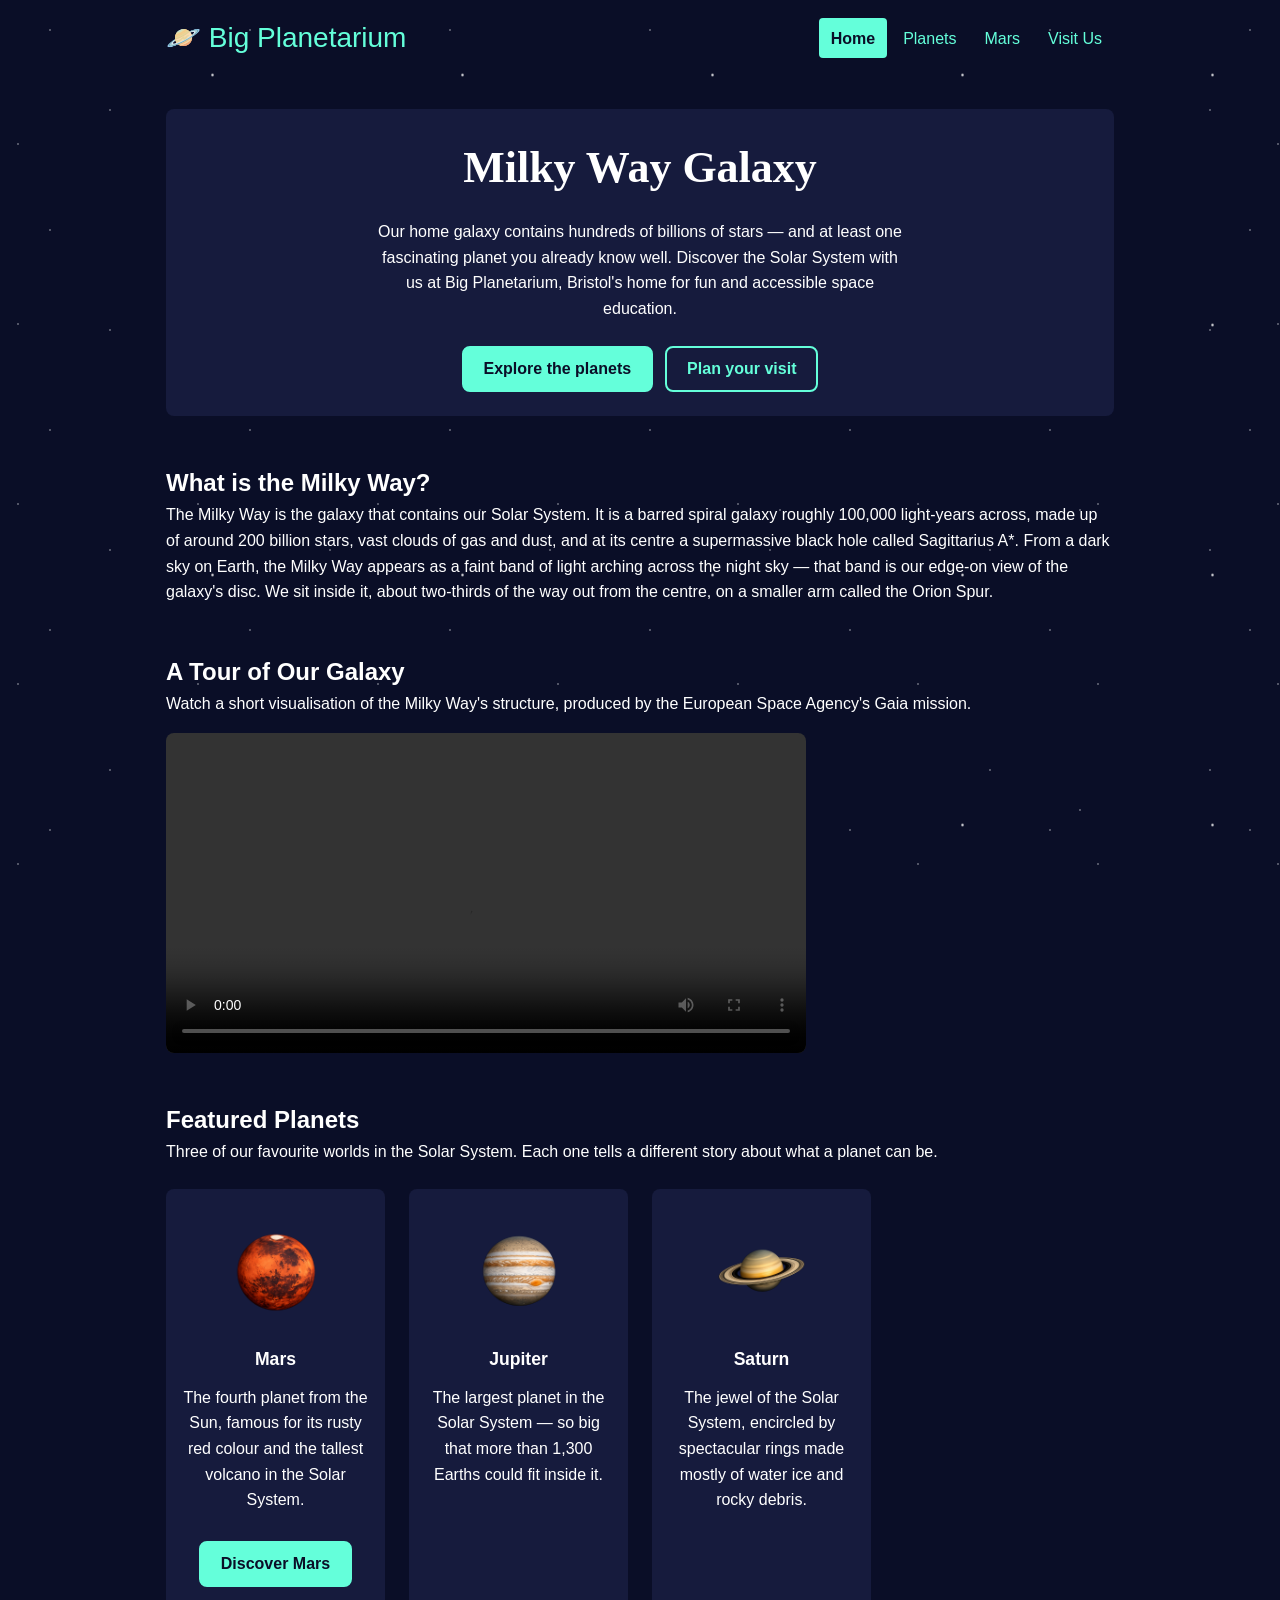
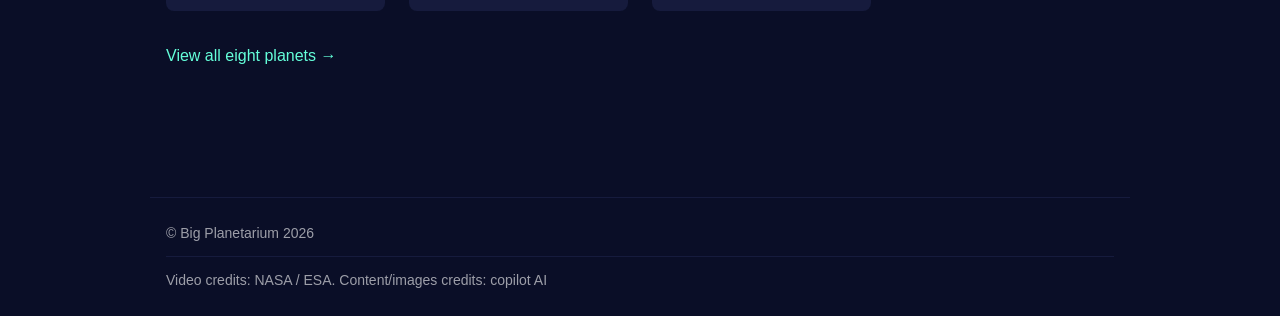
<file: index.html>
<!DOCTYPE html>
<html lang="en">

<head>
    <meta charset="UTF-8">
    <meta name="viewport" content="width=device-width, initial-scale=1.0">
    <meta name="description"
        content="Big Planetarium — Bristol's home for fun and accessible space education. Explore the Milky Way and our Solar System.">
    <title>Big Planetarium — Milky Way Galaxy</title>
    <link rel="stylesheet" href="/assets/css/styles.css">
</head>

<body>

    <header>
        <!-- Skip link: off-screen until focused, lets keyboard users jump past navigation -->
        <a href="#main-content" class="skip-link btn">Skip to main content</a>
        <a href="/" class="brand" aria-label="Big Planetarium — home">🪐 Big Planetarium</a>
        <nav aria-label="Main navigation">
            <ul>
                <li><a href="/index.html" aria-current="page">Home</a></li>
                <li><a href="/planets.html">Planets</a></li>
                <li><a href="/mars.html">Mars</a></li>
                <li><a href="/visit.html">Visit Us</a></li>
            </ul>
        </nav>
    </header>

    <main id="main-content">

        <section class="card hero" aria-labelledby="hero-heading">
            <h1 id="hero-heading">Milky Way Galaxy</h1>
            <p>Our home galaxy contains hundreds of billions of stars — and at least one fascinating
                planet you already know well. Discover the Solar System with us at Big Planetarium,
                Bristol's home for fun and accessible space education.</p>
            <div class="hero-btns">
                <a href="/planets.html" class="btn">Explore the planets</a>
                <a href="/visit.html" class="btn-inverse">Plan your visit</a>
            </div>
        </section>

        <section aria-labelledby="what-is-heading">
            <h2 id="what-is-heading">What is the Milky Way?</h2>
            <p>The Milky Way is the galaxy that contains our Solar System. It is a barred spiral
                galaxy roughly 100,000 light-years across, made up of around 200 billion stars, vast
                clouds of gas and dust, and at its centre a supermassive black hole called
                Sagittarius&nbsp;A*. From a dark sky on Earth, the Milky Way appears as a faint band
                of light arching across the night sky — that band is our edge-on view of the galaxy's
                disc. We sit inside it, about two-thirds of the way out from the centre, on a smaller
                arm called the Orion Spur.</p>
        </section>

        <section aria-labelledby="tour-heading">
            <h2 id="tour-heading">A Tour of Our Galaxy</h2>
            <p>Watch a short visualisation of the Milky Way's structure, produced by the European
                Space Agency's Gaia mission.</p>
            <!-- controls is required for keyboard accessibility; captions are embedded in the file -->
            <video src="/assets/video/milky_way_by_Gaia.mp4" width="640" height="360" controls preload="metadata"
                aria-label="ESA Gaia visualisation of the Milky Way galaxy structure">
                Your browser does not support the video element.
            </video>
        </section>

        <section aria-labelledby="planets-heading">
            <h2 id="planets-heading">Featured Planets</h2>
            <p>Three of our favourite worlds in the Solar System. Each one tells a different story
                about what a planet can be.</p>
            <!-- role="list" restores list semantics in Safari when list-style is removed -->
            <ul class="planet-preview-grid" role="list">
                <li>
                    <img src="/assets/img/mars.png"
                        alt="The planet Mars from space: rust-red surface with darker patches and a white polar ice cap.">
                    <h3>Mars</h3>
                    <p>The fourth planet from the Sun, famous for its rusty red colour and the
                        tallest volcano in the Solar System.</p>
                    <a href="/mars.html" class="btn mt-1">Discover Mars</a>
                </li>
                <li>
                    <img src="/assets/img/jupiter.png"
                        alt="The planet Jupiter: a massive gas giant with cream and orange cloud bands and the Great Red Spot storm.">
                    <h3>Jupiter</h3>
                    <p>The largest planet in the Solar System — so big that more than 1,300 Earths
                        could fit inside it.</p>
                </li>
                <li>
                    <img src="/assets/img/saturn.png"
                        alt="The planet Saturn surrounded by its iconic flat rings made mostly of water ice and rocky debris.">
                    <h3>Saturn</h3>
                    <p>The jewel of the Solar System, encircled by spectacular rings made mostly of
                        water ice and rocky debris.</p>
                </li>
            </ul>
            <p class="mt-2">
                <a href="/planets.html">View all eight planets &rarr;</a>
            </p>
        </section>

    </main>

    <footer>
        &copy; Big Planetarium 2026
        <hr>
        Video credits: NASA / ESA. Content/images credits: copilot AI
    </footer>

    <script src="/assets/js/script.js"></script>

</body>

</html>
</file>
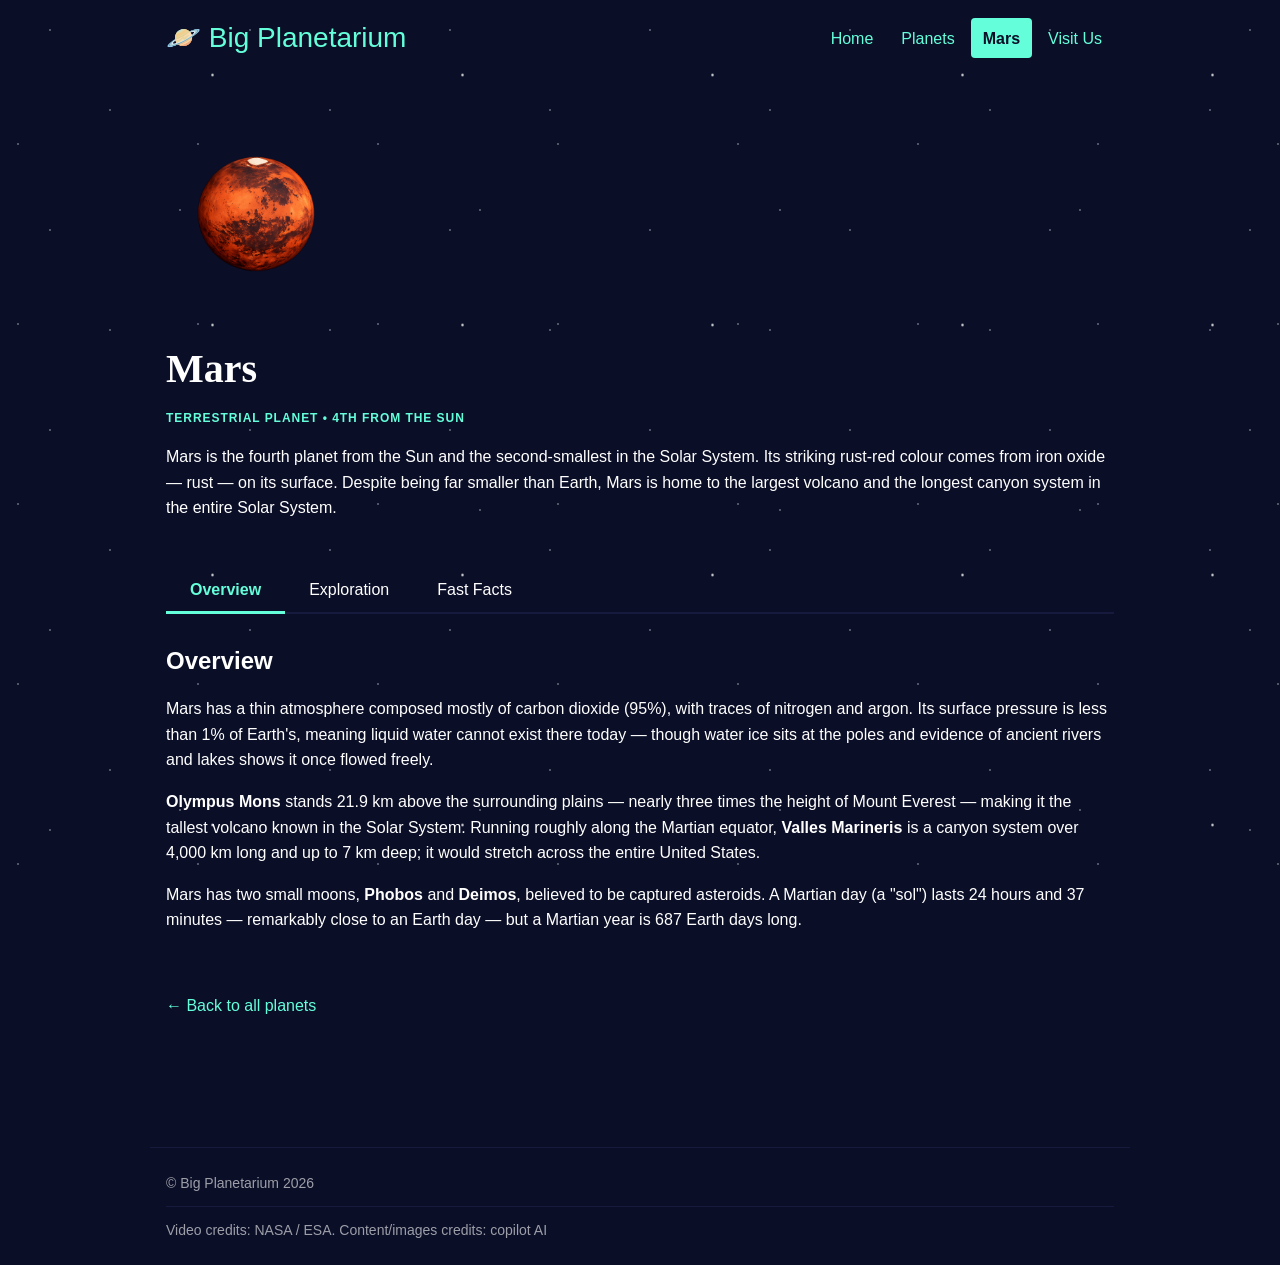
<file: mars.html>
<!DOCTYPE html>
<html lang="en">

<head>
    <meta charset="UTF-8">
    <meta name="viewport" content="width=device-width, initial-scale=1.0">
    <meta name="description"
        content="Discover Mars — the Red Planet. Learn about its geology, atmosphere, moons, and the missions that have explored it.">
    <title>Mars — Big Planetarium</title>
    <link rel="stylesheet" href="/assets/css/styles.css">
</head>

<body>

    <header>
        <a href="#main-content" class="skip-link btn">Skip to main content</a>
        <a href="/" class="brand" aria-label="Big Planetarium — home">🪐 Big Planetarium</a>
        <nav aria-label="Main navigation">
            <ul>
                <li><a href="/index.html">Home</a></li>
                <li><a href="/planets.html">Planets</a></li>
                <li><a href="/mars.html" aria-current="page">Mars</a></li>
                <li><a href="/visit.html">Visit Us</a></li>
            </ul>
        </nav>
    </header>

    <main id="main-content">

        <section aria-labelledby="mars-heading">
            <div class="mars-hero">
                <img class="mars-hero-img" src="/assets/img/mars.png"
                    alt="The planet Mars from space: rust-red surface with darker volcanic plateaus, winding valley networks, and a bright white polar ice cap.">
                <div>
                    <h1 id="mars-heading">Mars</h1>
                    <p class="planet-type">Terrestrial Planet &bull; 4th from the Sun</p>
                    <p class="mt-1">Mars is the fourth planet from the Sun and the second-smallest in
                        the Solar System. Its striking rust-red colour comes from iron oxide — rust —
                        on its surface. Despite being far smaller than Earth, Mars is home to the
                        largest volcano and the longest canyon system in the entire Solar System.</p>
                </div>
            </div>
        </section>

        <!-- Tab panel following the WAI-ARIA tabs pattern.
             aria-selected and tabindex are managed by script.js.
             Arrow keys navigate between tabs; Tab moves into the panel. -->
        <section aria-label="Mars information tabs">

            <div role="tablist" aria-label="Mars sections" class="tab-list">
                <button role="tab" id="tab-overview" aria-selected="true" aria-controls="panel-overview"
                    class="tab-btn">Overview</button>
                <button role="tab" id="tab-exploration" aria-selected="false" aria-controls="panel-exploration"
                    class="tab-btn" tabindex="-1">Exploration</button>
                <button role="tab" id="tab-facts" aria-selected="false" aria-controls="panel-facts" class="tab-btn"
                    tabindex="-1">Fast Facts</button>
            </div>

            <div role="tabpanel" id="panel-overview" aria-labelledby="tab-overview" class="tab-panel">
                <h2>Overview</h2>
                <p>Mars has a thin atmosphere composed mostly of carbon dioxide (95%), with traces of
                    nitrogen and argon. Its surface pressure is less than 1% of Earth's, meaning liquid
                    water cannot exist there today — though water ice sits at the poles and evidence of
                    ancient rivers and lakes shows it once flowed freely.</p>
                <p><strong>Olympus Mons</strong> stands 21.9&nbsp;km above the surrounding plains —
                    nearly three times the height of Mount Everest — making it the tallest volcano
                    known in the Solar System. Running roughly along the Martian equator,
                    <strong>Valles Marineris</strong> is a canyon system over 4,000&nbsp;km long and
                    up to 7&nbsp;km deep; it would stretch across the entire United States.
                </p>
                <p>Mars has two small moons, <strong>Phobos</strong> and <strong>Deimos</strong>,
                    believed to be captured asteroids. A Martian day (a "sol") lasts 24 hours and
                    37 minutes — remarkably close to an Earth day — but a Martian year is 687 Earth
                    days long.</p>
            </div>

            <div role="tabpanel" id="panel-exploration" aria-labelledby="tab-exploration" class="tab-panel hidden">
                <h2>Exploration</h2>
                <p>Mars is the most-explored planet beyond Earth, with more than 50 missions launched
                    since the 1960s.</p>
                <ul>
                    <li><strong>Mariner 4 (1965)</strong> — Returned the first close-up images of Mars,
                        revealing a barren, crater-covered surface.</li>
                    <li><strong>Viking 1 &amp; 2 (1976)</strong> — NASA's first successful landers;
                        conducted soil experiments to test for signs of microbial life.</li>
                    <li><strong>Mars Pathfinder (1997)</strong> — Deployed Sojourner, the first rover
                        to operate on another planet.</li>
                    <li><strong>Spirit &amp; Opportunity (2004)</strong> — Twin rovers that found
                        compelling evidence of ancient water activity.</li>
                    <li><strong>Curiosity (2012–present)</strong> — A car-sized rover still active in
                        Gale Crater, studying the planet's past habitability.</li>
                    <li><strong>Perseverance (2021–present)</strong> — Collecting rock core samples for
                        future return to Earth and testing oxygen production from Martian air.</li>
                    <li><strong>Ingenuity (2021–2024)</strong> — A small helicopter that proved powered
                        flight is possible in Mars's thin atmosphere.</li>
                </ul>
            </div>

            <div role="tabpanel" id="panel-facts" aria-labelledby="tab-facts" class="tab-panel hidden">
                <h2>Fast Facts</h2>
                <!-- scope attributes help screen readers associate headers with data cells -->
                <table>
                    <caption>Key facts about Mars</caption>
                    <thead>
                        <tr>
                            <th scope="col">Property</th>
                            <th scope="col">Value</th>
                        </tr>
                    </thead>
                    <tbody>
                        <tr>
                            <td>Distance from Sun</td>
                            <td>227.9 million km (average)</td>
                        </tr>
                        <tr>
                            <td>Diameter</td>
                            <td>6,779 km (53% of Earth)</td>
                        </tr>
                        <tr>
                            <td>Length of day (sol)</td>
                            <td>24 hours 37 minutes</td>
                        </tr>
                        <tr>
                            <td>Length of year</td>
                            <td>687 Earth days</td>
                        </tr>
                        <tr>
                            <td>Average surface temperature</td>
                            <td>&minus;63&deg;C</td>
                        </tr>
                        <tr>
                            <td>Surface gravity</td>
                            <td>3.72 m/s&sup2; (38% of Earth)</td>
                        </tr>
                        <tr>
                            <td>Number of moons</td>
                            <td>2 (Phobos &amp; Deimos)</td>
                        </tr>
                        <tr>
                            <td>Atmosphere</td>
                            <td>95% CO&sub2;, 3% N&sub2;, 2% Ar</td>
                        </tr>
                        <tr>
                            <td>Tallest volcano</td>
                            <td>Olympus Mons — 21.9 km</td>
                        </tr>
                        <tr>
                            <td>Longest canyon</td>
                            <td>Valles Marineris — 4,000 km</td>
                        </tr>
                    </tbody>
                </table>
            </div>

        </section>

        <p class="mt-2"><a href="/planets.html">&larr; Back to all planets</a></p>

    </main>

    <footer>
        &copy; Big Planetarium 2026
        <hr>
        Video credits: NASA / ESA. Content/images credits: copilot AI
    </footer>
    <script src="/assets/js/script.js"></script>


</body>

</html>
</file>
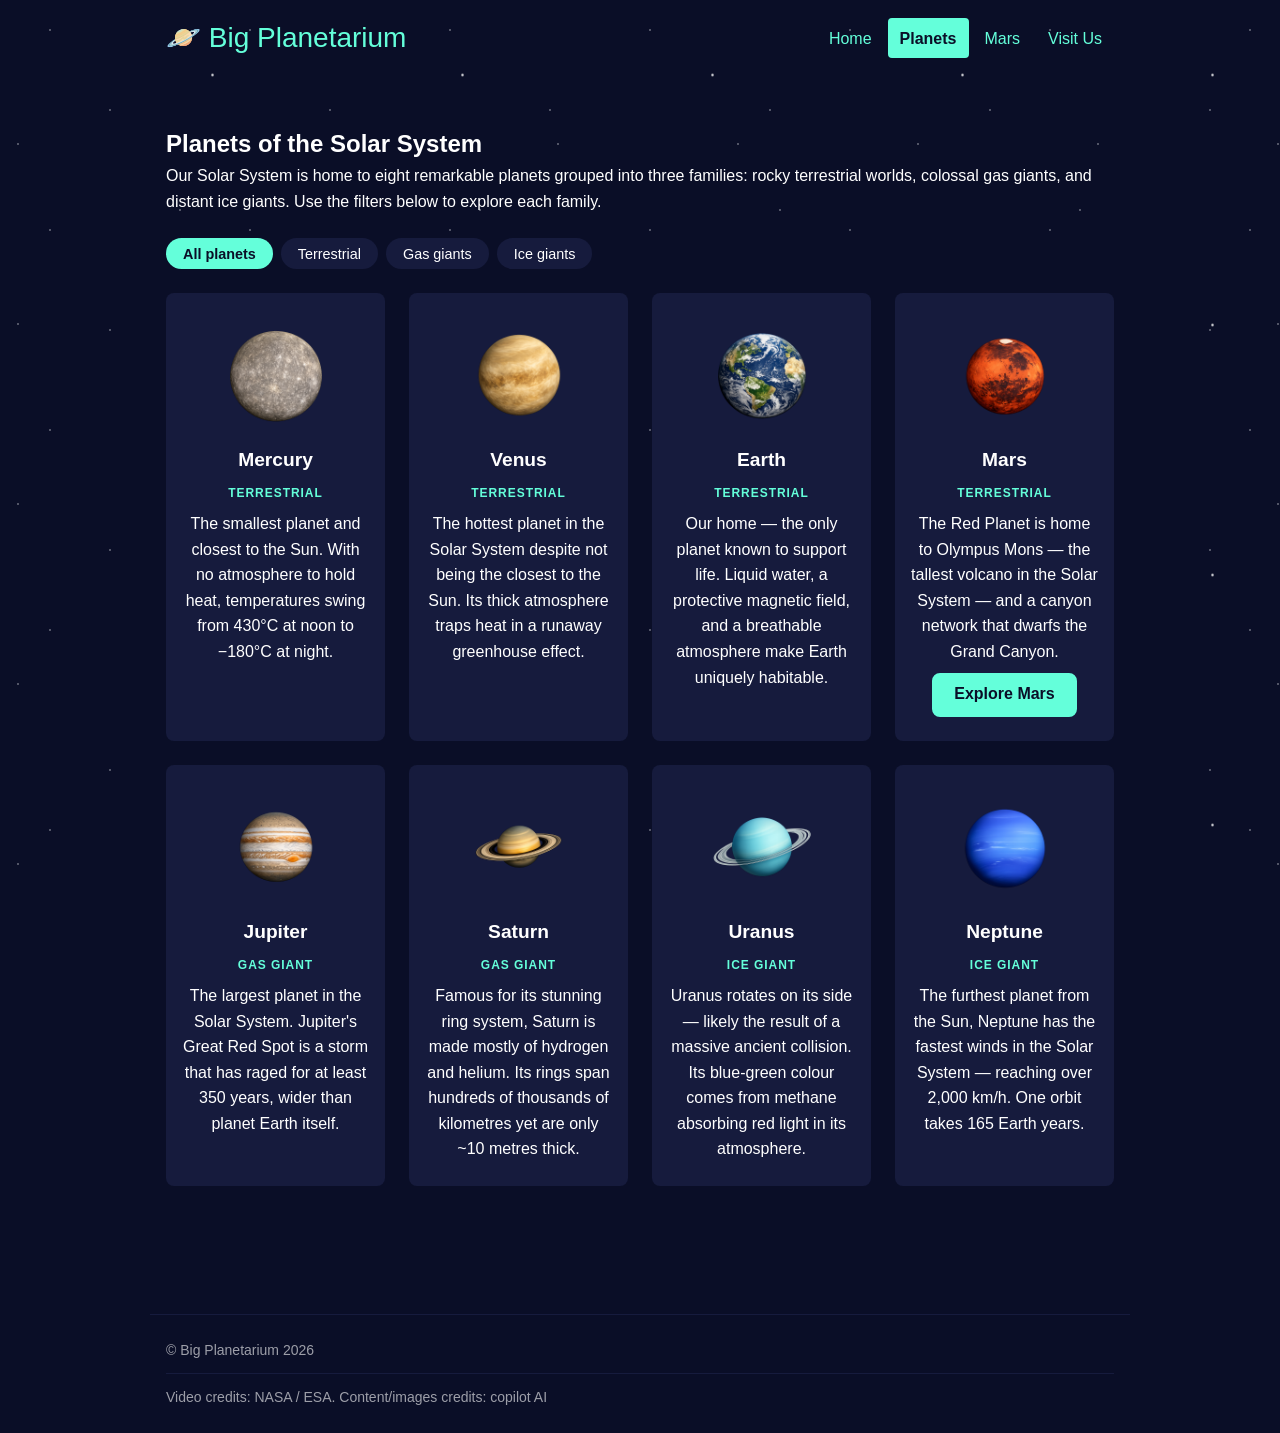
<file: planets.html>
<!DOCTYPE html>
<html lang="en">

<head>
    <meta charset="UTF-8">
    <meta name="viewport" content="width=device-width, initial-scale=1.0">
    <meta name="description"
        content="Explore all eight planets of our Solar System — from rocky Mercury to icy Neptune. Big Planetarium, Bristol.">
    <title>Planets of the Solar System — Big Planetarium</title>
    <link rel="stylesheet" href="/assets/css/styles.css">
</head>

<body>

    <header>
        <a href="#main-content" class="skip-link btn">Skip to main content</a>
        <a href="/" class="brand" aria-label="Big Planetarium — home">🪐 Big Planetarium</a>
        <nav aria-label="Main navigation">
            <ul>
                <li><a href="/index.html">Home</a></li>
                <li><a href="/planets.html" aria-current="page">Planets</a></li>
                <li><a href="/mars.html">Mars</a></li>
                <li><a href="/visit.html">Visit Us</a></li>
            </ul>
        </nav>
    </header>

    <main id="main-content">

        <section aria-labelledby="planets-heading">
            <h1 id="planets-heading">Planets of the Solar System</h1>
            <p>Our Solar System is home to eight remarkable planets grouped into three families:
                rocky terrestrial worlds, colossal gas giants, and distant ice giants. Use the
                filters below to explore each family.</p>

            <!-- aria-pressed on each button communicates active state to screen readers -->
            <div class="filter-group" role="group" aria-label="Filter planets by type">
                <button class="filter-btn" data-filter="all" aria-pressed="true">All planets</button>
                <button class="filter-btn" data-filter="terrestrial" aria-pressed="false">Terrestrial</button>
                <button class="filter-btn" data-filter="gas-giant" aria-pressed="false">Gas giants</button>
                <button class="filter-btn" data-filter="ice-giant" aria-pressed="false">Ice giants</button>
            </div>

            <!-- aria-live announces the visible count after filtering without interrupting speech -->
            <p id="filter-status" class="sr-only" aria-live="polite" aria-atomic="true"></p>

            <!-- role="list" restores list semantics in Safari when list-style is removed -->
            <ul class="planet-grid" id="planet-list" role="list">

                <li class="planet-card card" data-type="terrestrial">
                    <img src="/assets/img/mercury.png"
                        alt="The planet Mercury: a small, heavily cratered grey world with no atmosphere.">
                    <h2>Mercury</h2>
                    <p class="planet-type">Terrestrial</p>
                    <p>The smallest planet and closest to the Sun. With no atmosphere to hold heat,
                        temperatures swing from 430°C at noon to −180°C at night.</p>
                </li>

                <li class="planet-card card" data-type="terrestrial">
                    <img src="/assets/img/venus.png"
                        alt="The planet Venus: a bright yellowish-white planet shrouded in thick sulphuric acid clouds.">
                    <h2>Venus</h2>
                    <p class="planet-type">Terrestrial</p>
                    <p>The hottest planet in the Solar System despite not being the closest to the Sun.
                        Its thick atmosphere traps heat in a runaway greenhouse effect.</p>
                </li>

                <li class="planet-card card" data-type="terrestrial">
                    <img src="/assets/img/earth.png"
                        alt="The planet Earth from space: blue oceans, green and brown continents, and swirling white clouds.">
                    <h2>Earth</h2>
                    <p class="planet-type">Terrestrial</p>
                    <p>Our home — the only planet known to support life. Liquid water, a protective
                        magnetic field, and a breathable atmosphere make Earth uniquely habitable.</p>
                </li>

                <li class="planet-card card" data-type="terrestrial">
                    <img src="/assets/img/mars.png"
                        alt="The planet Mars from space: rust-red surface with darker volcanic regions and a white polar ice cap.">
                    <h2>Mars</h2>
                    <p class="planet-type">Terrestrial</p>
                    <p>The Red Planet is home to Olympus Mons — the tallest volcano in the Solar System —
                        and a canyon network that dwarfs the Grand Canyon.</p>
                    <a href="/mars.html" class="btn">Explore Mars</a>
                </li>

                <li class="planet-card card" data-type="gas-giant">
                    <img src="/assets/img/jupiter.png"
                        alt="The planet Jupiter: a massive gas giant banded with cream and orange clouds, with the Great Red Spot storm visible.">
                    <h2>Jupiter</h2>
                    <p class="planet-type">Gas giant</p>
                    <p>The largest planet in the Solar System. Jupiter's Great Red Spot is a storm
                        that has raged for at least 350 years, wider than planet Earth itself.</p>
                </li>

                <li class="planet-card card" data-type="gas-giant">
                    <img src="/assets/img/saturn.png"
                        alt="The planet Saturn: a golden gas giant encircled by its iconic flat rings of ice and rock.">
                    <h2>Saturn</h2>
                    <p class="planet-type">Gas giant</p>
                    <p>Famous for its stunning ring system, Saturn is made mostly of hydrogen and helium.
                        Its rings span hundreds of thousands of kilometres yet are only ~10 metres thick.</p>
                </li>

                <li class="planet-card card" data-type="ice-giant">
                    <img src="/assets/img/uranus.png"
                        alt="The planet Uranus: a pale blue-green ice giant that rotates on its side.">
                    <h2>Uranus</h2>
                    <p class="planet-type">Ice giant</p>
                    <p>Uranus rotates on its side — likely the result of a massive ancient collision.
                        Its blue-green colour comes from methane absorbing red light in its atmosphere.</p>
                </li>

                <li class="planet-card card" data-type="ice-giant">
                    <img src="/assets/img/neptune.png"
                        alt="The planet Neptune: a deep blue ice giant with visible cloud streaks and the Great Dark Spot.">
                    <h2>Neptune</h2>
                    <p class="planet-type">Ice giant</p>
                    <p>The furthest planet from the Sun, Neptune has the fastest winds in the Solar System —
                        reaching over 2,000&nbsp;km/h. One orbit takes 165 Earth years.</p>
                </li>

            </ul>
        </section>

    </main>

    <footer>
        &copy; Big Planetarium 2026
        <hr>
        Video credits: NASA / ESA. Content/images credits: copilot AI
    </footer>

    <script src="/assets/js/script.js"></script>


</body>

</html>
</file>
<file: assets/css/styles.css>
/* styles.css — Big Planetarium */

/* Design tokens */
:root {
    --color-bg:      #0a0e27;
    --color-text:    #ffffff;
    --color-accent:  #64ffda;
    --color-surface: #161b3d;
    --color-error:   #ff9999;

    --font-sans:    -apple-system, BlinkMacSystemFont, "Segoe UI", Roboto,
                    Oxygen, Ubuntu, sans-serif;
    --font-display: "Georgia", "Times New Roman", serif;
}

/* Reset */
*, *::before, *::after {
    box-sizing: border-box;
    margin: 0;
}

/* Base */
body {
    font-family: var(--font-sans);
    margin: 0 auto;
    max-width: 980px;
    background-color: var(--color-bg);
    /* Star-field effect using repeating radial gradients */
    background-image:
        radial-gradient(1px 1px at 25% 15%, #ffffff, transparent),
        radial-gradient(1px 1px at 60% 70%, #ffffff, transparent),
        radial-gradient(2px 2px at 85% 30%, #ffffff, transparent),
        radial-gradient(1px 1px at 10% 80%, #ffffff, transparent),
        radial-gradient(1px 1px at 50% 50%, #ffffff, transparent);
    background-size: 200px 200px, 300px 300px, 250px 250px, 180px 180px, 220px 220px;
    background-attachment: fixed;
    color: var(--color-text);
    line-height: 1.6;
}

img {
    max-width: 100%;
    height: auto;
    display: block;
}

video {
    max-width: 100%;
    height: auto;
    display: block;
    border-radius: 0.5rem;
    margin-top: 1rem;
}

/* Accessibility utilities */

/* Visually hidden but readable by screen readers */
.sr-only {
    position: absolute;
    width: 1px;
    height: 1px;
    padding: 0;
    margin: -1px;
    overflow: hidden;
    clip: rect(0, 0, 0, 0);
    white-space: nowrap;
    border: 0;
}

/* Skip link: off-screen until keyboard-focused */
.skip-link {
    position: fixed;
    top: -100%;
    left: 0;
    z-index: 200;
}

.skip-link:focus {
    top: 0.5rem;
    left: 0.5rem;
}

/* High-visibility focus ring for keyboard users only */
:focus-visible {
    outline: 3px solid var(--color-accent);
    outline-offset: 3px;
    border-radius: 0.25rem;
}

:focus:not(:focus-visible) {
    outline: none;
}

/* Links */
a {
    color: var(--color-accent);
    text-decoration: none;
    text-underline-offset: 3px;
}

a:hover {
    text-decoration: underline;
    text-decoration-thickness: 2px;
}

/* Header and navigation */
header {
    padding: 1rem;
    display: flex;
    justify-content: space-between;
    align-items: center;
    flex-wrap: wrap;
    gap: 0.75rem;
}

.brand {
    font-size: 1.75rem;
}

.brand:hover {
    text-decoration: none;
}

nav ul {
    list-style: none;
    display: flex;
    flex-wrap: wrap;
    gap: 0.25rem;
    padding: 0;
}

nav ul a {
    display: block;
    padding: 0.45rem 0.75rem;
    border-radius: 0.25rem;
}

nav ul a:hover {
    color: var(--color-bg);
    background-color: var(--color-accent);
    text-decoration: none;
}

/* Highlight the active page in the nav */
nav a[aria-current="page"] {
    color: var(--color-bg);
    background-color: var(--color-accent);
    font-weight: 600;
}

/* Main layout */
main {
    padding: 0 1rem 4rem;
}

section {
    margin-top: 3rem;
}

/* Hero */
.hero {
    margin: 2rem 0;
    padding: 3rem;
    text-align: center;
}

.hero h1 {
    font-family: var(--font-display);
    font-size: clamp(1.75rem, 5vw, 2.75rem);
    margin-bottom: 1rem;
}

.hero p {
    max-width: 60ch;
    margin: 0 auto;
}

.hero-btns {
    display: flex;
    gap: 0.75rem;
    justify-content: center;
    flex-wrap: wrap;
    margin-top: 1.5rem;
}

/* Cards */
.card {
    background-color: var(--color-surface);
    padding: 1.5rem;
    border-radius: 0.5rem;
}

/* Buttons */
.btn {
    display: inline-block;
    background: var(--color-accent);
    color: var(--color-bg);
    font-family: inherit;
    font-size: 1rem;
    font-weight: 600;
    line-height: 1.4;
    padding: 0.625rem 1.25rem;
    border: 2px solid var(--color-accent);
    border-radius: 0.5rem;
    text-decoration: none;
    cursor: pointer;
}

.btn:hover {
    background: transparent;
    color: var(--color-accent);
    text-decoration: none;
}

.btn-inverse {
    display: inline-block;
    background: transparent;
    color: var(--color-accent);
    font-family: inherit;
    font-size: 1rem;
    font-weight: 600;
    line-height: 1.4;
    padding: 0.625rem 1.25rem;
    border: 2px solid var(--color-accent);
    border-radius: 0.5rem;
    text-decoration: none;
    cursor: pointer;
}

.btn-inverse:hover {
    background: var(--color-accent);
    color: var(--color-bg);
    text-decoration: none;
}

/* Filter buttons (planets.html) */
.filter-group {
    display: flex;
    flex-wrap: wrap;
    gap: 0.5rem;
    margin: 1.5rem 0;
}

.filter-btn {
    background: var(--color-surface);
    color: var(--color-text);
    border: 1px solid transparent;
    border-radius: 2rem;
    padding: 0.4rem 1rem;
    font-family: inherit;
    font-size: 0.9rem;
    cursor: pointer;
}

.filter-btn:hover:not([aria-pressed="true"]) {
    border-color: var(--color-accent);
    color: var(--color-accent);
}

.filter-btn[aria-pressed="true"] {
    background: var(--color-accent);
    color: var(--color-bg);
    font-weight: 600;
}

/* Planet grid */
.planet-grid {
    display: grid;
    grid-template-columns: repeat(auto-fill, minmax(200px, 1fr));
    gap: 1.5rem;
    list-style: none;
    padding: 0;
    margin-top: 1.5rem;
}

.planet-card {
    display: flex;
    flex-direction: column;
    align-items: center;
    text-align: center;
    gap: 0.5rem;
    padding: 1.5rem 1rem;
}

.planet-card img {
    width: 120px;
    height: 120px;
    object-fit: cover;
    border-radius: 50%;
}

.planet-card h2 {
    font-size: 1.2rem;
}

.planet-card .btn {
    margin-top: auto;
    padding-top: 0.5rem;
}

.planet-type {
    font-size: 0.75rem;
    text-transform: uppercase;
    letter-spacing: 0.08em;
    color: var(--color-accent);
    font-weight: 600;
}

/* Index planet preview grid */
.planet-preview-grid {
    display: grid;
    grid-template-columns: repeat(auto-fill, minmax(200px, 1fr));
    gap: 1.5rem;
    list-style: none;
    padding: 0;
    margin-top: 1.5rem;
}

.planet-preview-grid li {
    background: var(--color-surface);
    border-radius: 0.5rem;
    padding: 1.5rem 1rem;
    display: flex;
    flex-direction: column;
    align-items: center;
    text-align: center;
    gap: 0.75rem;
}

.planet-preview-grid img {
    width: 120px;
    height: 120px;
    object-fit: cover;
    border-radius: 50%;
}

.planet-preview-grid h3 {
    font-size: 1.1rem;
}

/* Mars hero (mars.html) */
.mars-hero {
    display: flex;
    gap: 2rem;
    align-items: center;
    flex-wrap: wrap;
}

.mars-hero-img {
    width: 180px;
    height: 180px;
    object-fit: cover;
    border-radius: 50%;
    flex-shrink: 0;
}

.mars-hero h1 {
    font-family: var(--font-display);
    font-size: clamp(1.75rem, 5vw, 2.5rem);
    margin-bottom: 0.5rem;
}

/* Tabs (mars.html) */
.tab-list {
    display: flex;
    flex-wrap: wrap;
    border-bottom: 2px solid var(--color-surface);
}

.tab-btn {
    background: none;
    border: none;
    /* Negative margin makes the selected border overlap the tab-list border */
    border-bottom: 3px solid transparent;
    margin-bottom: -2px;
    color: var(--color-text);
    padding: 0.75rem 1.5rem;
    font-family: inherit;
    font-size: 1rem;
    cursor: pointer;
}

.tab-btn:hover {
    background-color: var(--color-surface);
}

.tab-btn[aria-selected="true"] {
    color: var(--color-accent);
    border-bottom-color: var(--color-accent);
    font-weight: 600;
}

.tab-panel {
    padding: 1.75rem 0;
}

.tab-panel h2 {
    margin-bottom: 1rem;
}

.tab-panel p + p {
    margin-top: 1rem;
}

.tab-panel ul {
    padding-left: 1.5rem;
    display: flex;
    flex-direction: column;
    gap: 0.75rem;
    margin-top: 0.5rem;
}

/* Accordion (visit.html) */
.accordion {
    border-top: 1px solid var(--color-surface);
}

.accordion-item {
    border-bottom: 1px solid var(--color-surface);
}

.accordion-btn {
    width: 100%;
    text-align: left;
    background: none;
    border: none;
    color: var(--color-text);
    padding: 1.1rem 0;
    font-family: inherit;
    font-size: 1rem;
    cursor: pointer;
    display: flex;
    justify-content: space-between;
    align-items: center;
    gap: 1rem;
}

.accordion-btn:hover {
    color: var(--color-accent);
}

.accordion-icon {
    font-size: 1.25rem;
    flex-shrink: 0;
    color: var(--color-accent);
    min-width: 1ch;
    text-align: center;
}

.accordion-panel {
    padding-bottom: 1.25rem;
}

/* Tables */
table {
    width: 100%;
    border-collapse: collapse;
    margin-top: 1rem;
}

caption {
    text-align: left;
    font-weight: 600;
    padding-bottom: 0.5rem;
    color: var(--color-accent);
}

th, td {
    text-align: left;
    padding: 0.75rem 1rem;
    border-bottom: 1px solid var(--color-surface);
}

th {
    background-color: var(--color-surface);
    font-weight: 600;
}

tr:hover td {
    background-color: rgba(255, 255, 255, 0.03);
}

/* Forms (visit.html) */
fieldset {
    border: none;
    padding: 0;
    margin: 0;
}

legend {
    font-size: 1.1rem;
    font-weight: 600;
    margin-bottom: 1.25rem;
    color: var(--color-accent);
}

.form-group {
    display: flex;
    flex-direction: column;
    gap: 0.4rem;
    margin-bottom: 1.25rem;
}

label {
    font-weight: 600;
    font-size: 0.95rem;
}

input,
textarea,
select {
    background: var(--color-surface);
    color: var(--color-text);
    border: 1px solid #4a4f6e;
    border-radius: 0.375rem;
    padding: 0.55rem 0.75rem;
    font-family: inherit;
    font-size: 1rem;
    width: 100%;
}

input:focus,
textarea:focus,
select:focus {
    outline: 3px solid var(--color-accent);
    outline-offset: 2px;
    border-color: var(--color-accent);
}

/* Red border on fields that fail validation */
input[aria-invalid="true"],
textarea[aria-invalid="true"] {
    border-color: var(--color-error);
}

.field-error {
    color: var(--color-error);
    font-size: 0.875rem;
}

.form-note {
    font-size: 0.85rem;
    color: rgba(255, 255, 255, 0.6);
    margin-bottom: 1.25rem;
}

.form-success {
    background: rgba(100, 255, 218, 0.1);
    border: 1px solid var(--color-accent);
    border-radius: 0.5rem;
    padding: 1.5rem;
    color: var(--color-accent);
}

.form-success:focus {
    outline: 3px solid var(--color-accent);
    outline-offset: 3px;
}

/* Address block */
address {
    font-style: normal;
    background: var(--color-surface);
    padding: 1rem 1.5rem;
    border-radius: 0.5rem;
    display: inline-block;
    margin-bottom: 1rem;
    line-height: 2;
}

/* Footer */
footer {
    margin-top: 4rem;
    padding: 1.5rem 1rem;
    border-top: 1px solid var(--color-surface);
    font-size: 0.875rem;
    color: rgba(255, 255, 255, 0.6);
}

footer hr {
    border: none;
    border-top: 1px solid var(--color-surface);
    margin: 0.75rem 0;
}

/* Utilities */
.hidden {
    display: none;
}

.mt-1 { margin-top: 1rem; }
.mt-2 { margin-top: 2rem; }

/* Collapse animations for users who prefer reduced motion */
@media (prefers-reduced-motion: reduce) {
    *, *::before, *::after {
        animation-duration: 0.01ms !important;
        transition-duration: 0.01ms !important;
        scroll-behavior: auto !important;
    }
}
</file>
